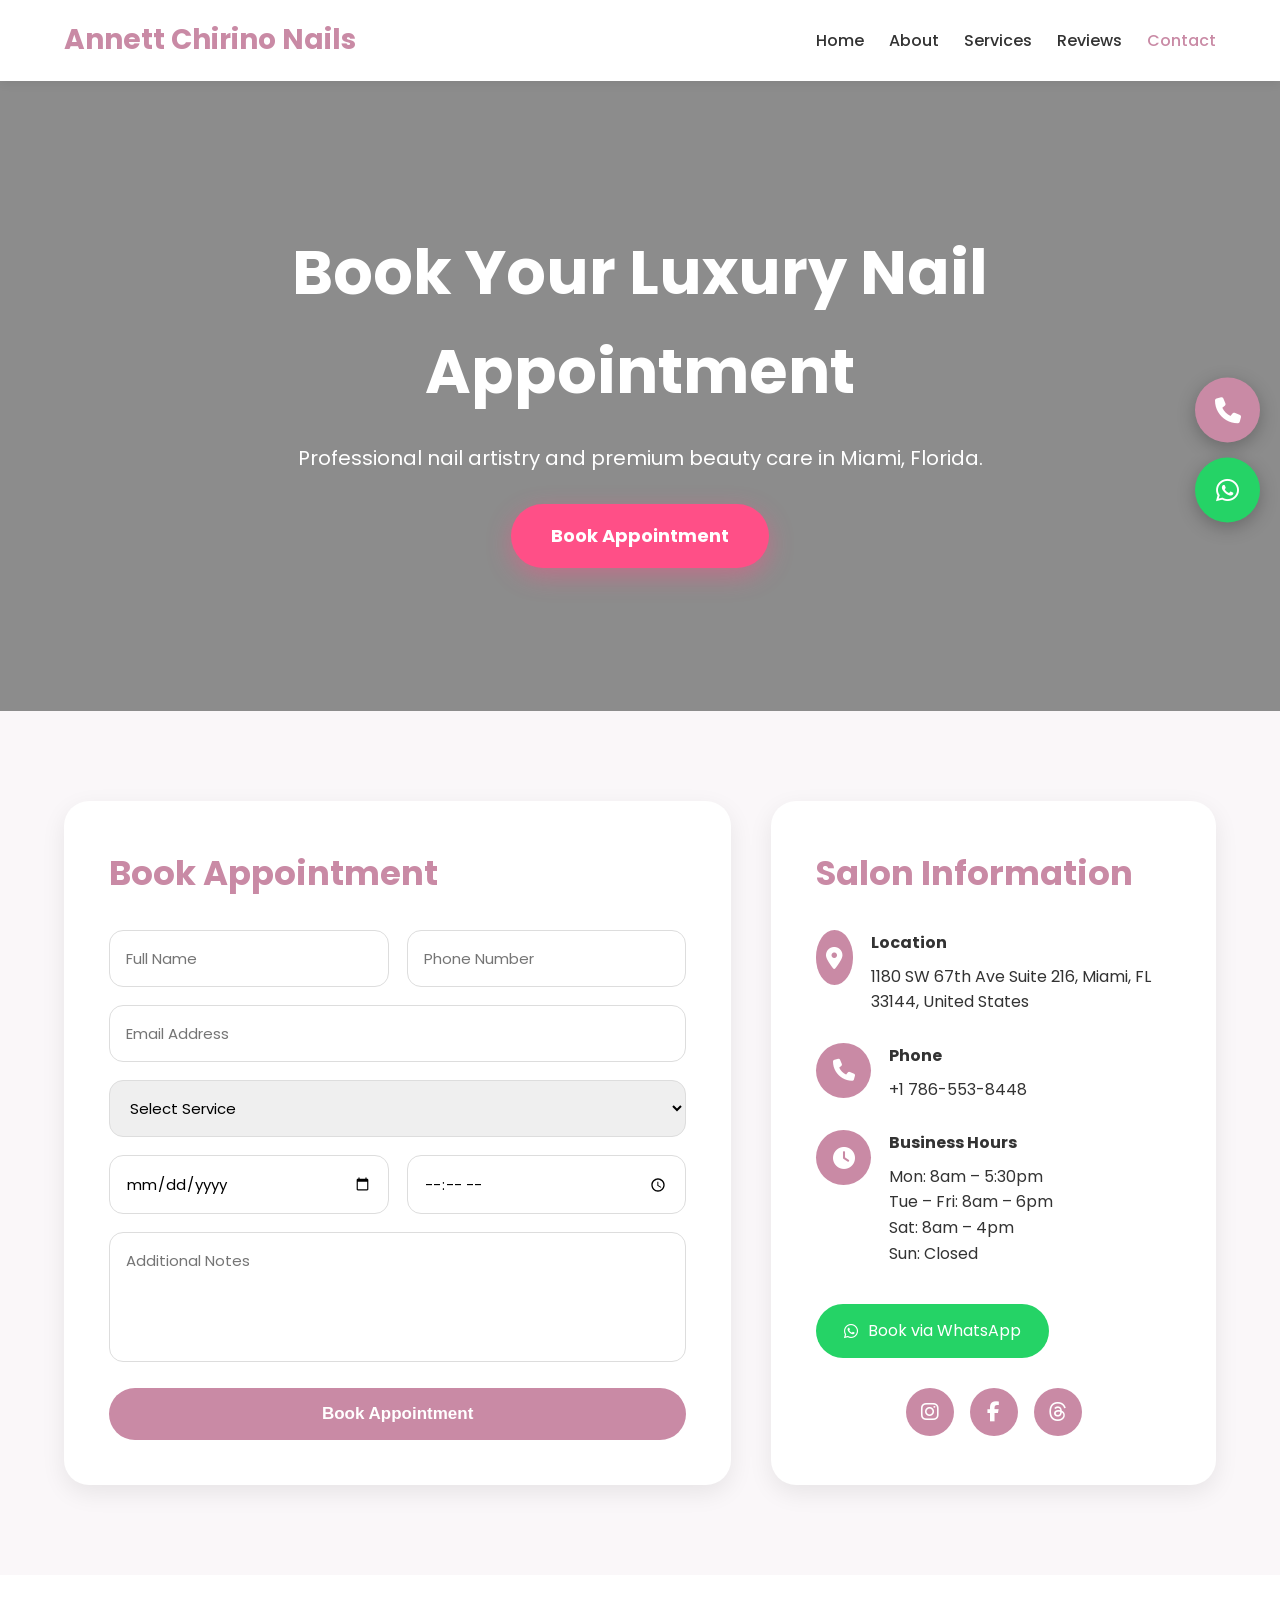
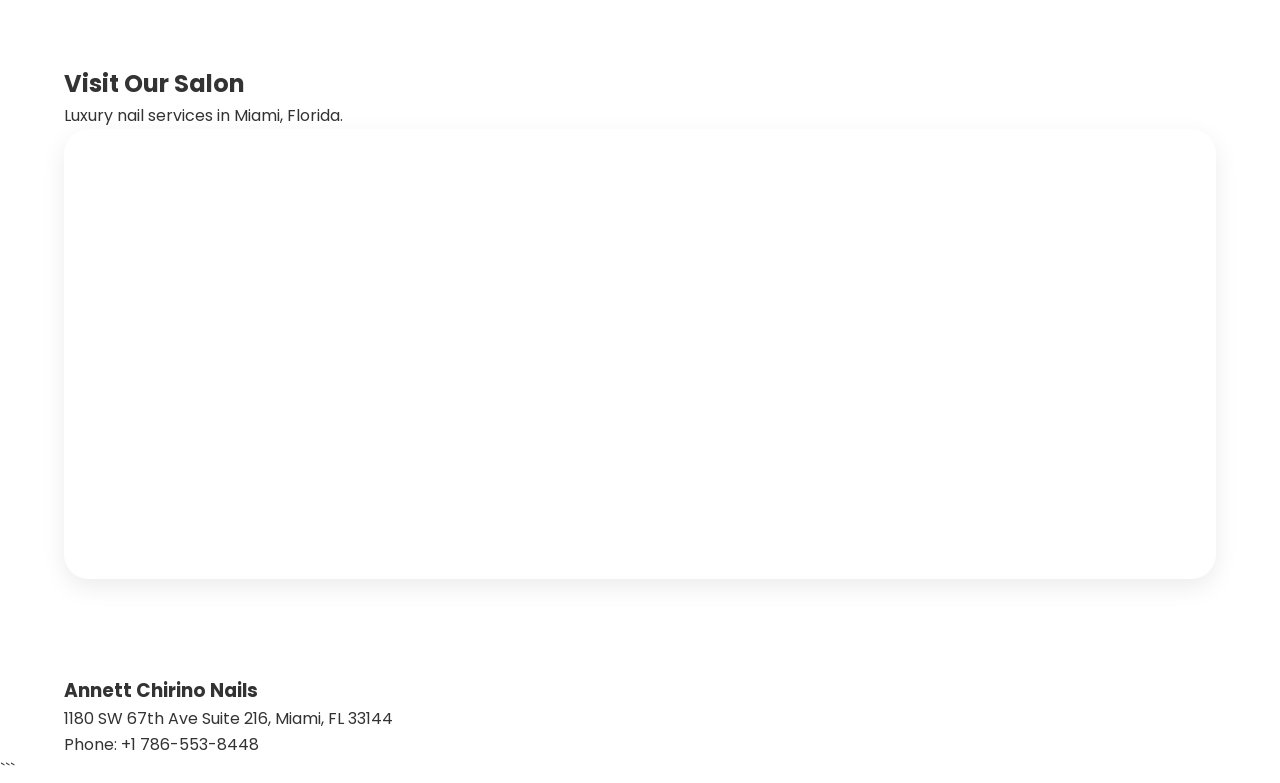
<file: contact.html>
<!DOCTYPE html>
<html lang="en">

<head>

<meta charset="UTF-8">
<meta name="viewport" content="width=device-width, initial-scale=1.0">

<title>Contact | Annett Chirino Nails</title>

<link rel="stylesheet" href="style.css">

<link rel="stylesheet"
href="https://cdnjs.cloudflare.com/ajax/libs/font-awesome/6.5.2/css/all.min.css">

<link rel="preconnect"
href="https://fonts.googleapis.com">

<link rel="preconnect"
href="https://fonts.gstatic.com"
crossorigin>

</head>

<body>

<!-- HEADER -->

<header>

<div class="container navbar">

<div class="logo">
Annett Chirino Nails
</div>

<nav>

<ul>

<li><a href="index.html">Home</a></li>

<li><a href="about.html">About</a></li>

<li><a href="services.html">Services</a></li>

<li><a href="reviews.html">Reviews</a></li>

<li><a class="active"
href="contact.html">
Contact
</a></li>

</ul>

</nav>

</div>

</header>



<!-- HERO SECTION -->

<section class="contact-hero">

<div class="contact-overlay">

<h1>
Book Your Luxury Nail Appointment
</h1>

<p>
Professional nail artistry and premium beauty care in Miami, Florida.
</p>

<a href="#booking-form"
class="highlight-btn">

Book Appointment

</a>

</div>

</section>



<!-- CONTACT SECTION -->

<section class="contact-section">

<div class="container contact-wrapper">



<!-- FORM -->

<div class="contact-form-box"
id="booking-form">

<h2>
Book Appointment
</h2>

<form action="#">

<div class="input-group">

<input type="text"
placeholder="Full Name"
required>

<input type="tel"
placeholder="Phone Number"
required>

</div>

<input type="email"
placeholder="Email Address"
required>

<select required>

<option value="">
Select Service
</option>

<option>
Gel Manicure
</option>

<option>
Acrylic Nails
</option>

<option>
Nail Art
</option>

<option>
Pedicure Spa
</option>

<option>
French Tips
</option>

<option>
Luxury Nail Care
</option>

</select>

<div class="input-group">

<input type="date" required>

<input type="time" required>

</div>

<textarea
placeholder="Additional Notes">
</textarea>

<button type="submit"
class="contact-submit">

Book Appointment

</button>

</form>

</div>



<!-- INFO -->

<div class="contact-info-box">

<h2>
Salon Information
</h2>

<div class="info-item">

<i class="fa-solid fa-location-dot"></i>

<div>

<h4>
Location
</h4>

<p>
1180 SW 67th Ave Suite 216,
Miami, FL 33144,
United States
</p>

</div>

</div>



<div class="info-item">

<i class="fa-solid fa-phone"></i>

<div>

<h4>
Phone
</h4>

<p>
+1 786-553-8448
</p>

</div>

</div>



<div class="info-item">

<i class="fa-solid fa-clock"></i>

<div>

<h4>
Business Hours
</h4>

<p>
Mon: 8am – 5:30pm<br>
Tue – Fri: 8am – 6pm<br>
Sat: 8am – 4pm<br>
Sun: Closed
</p>

</div>

</div>



<a class="whatsapp-book-btn"
target="_blank"
href="https://wa.me/17865538448">

<i class="fa-brands fa-whatsapp"></i>
Book via WhatsApp

</a>



<!-- SOCIAL ICONS -->

<div class="social-icons">

<a target="_blank"
href="https://www.instagram.com/annettchirino_nails?igsh=MXhjZHVtaXBhY3VucQ%3D%3D&utm_source=qr">

<i class="fa-brands fa-instagram"></i>

</a>

<a target="_blank"
href="https://www.facebook.com/annett.chirino.54/">

<i class="fa-brands fa-facebook-f"></i>

</a>

<a target="_blank"
href="https://www.threads.com/@annettchirino_nails">

<i class="fa-brands fa-threads"></i>

</a>

</div>

</div>

</div>

</section>



<!-- GOOGLE MAP -->

<section class="map-section">

<div class="container">

<div class="section-title">

<h2>
Visit Our Salon
</h2>

<p>
Luxury nail services in Miami, Florida.
</p>

</div>

<iframe
src="https://www.google.com/maps?q=1180+SW+67th+Ave+Suite+216,+Miami,+FL+33144&output=embed"
allowfullscreen=""
loading="lazy">

</iframe>

</div>

</section>



<!-- FOOTER -->

<footer>

<div class="container">

<h3>
Annett Chirino Nails
</h3>

<p>
1180 SW 67th Ave Suite 216,
Miami, FL 33144
</p>

<p>
Phone: +1 786-553-8448
</p>

</div>

</footer>



<!-- DESKTOP STICKY BUTTONS -->

<div class="float-buttons">

<a class="call-btn"
href="tel:+17865538448">

<i class="fa-solid fa-phone"></i>

</a>

<a class="whatsapp-btn"
target="_blank"
href="https://wa.me/17865538448">

<i class="fa-brands fa-whatsapp"></i>

</a>

</div>



<!-- MOBILE STICKY BAR -->

<div class="mobile-bottom-bar">

<a class="mobile-call"
href="tel:+17865538448">

<i class="fa-solid fa-phone"></i>
Call Now

</a>

<a class="mobile-whatsapp"
target="_blank"
href="https://wa.me/17865538448">

<i class="fa-brands fa-whatsapp"></i>
WhatsApp

</a>

</div>

<script src="script.js"></script>

</body>
</html>
```
</file>
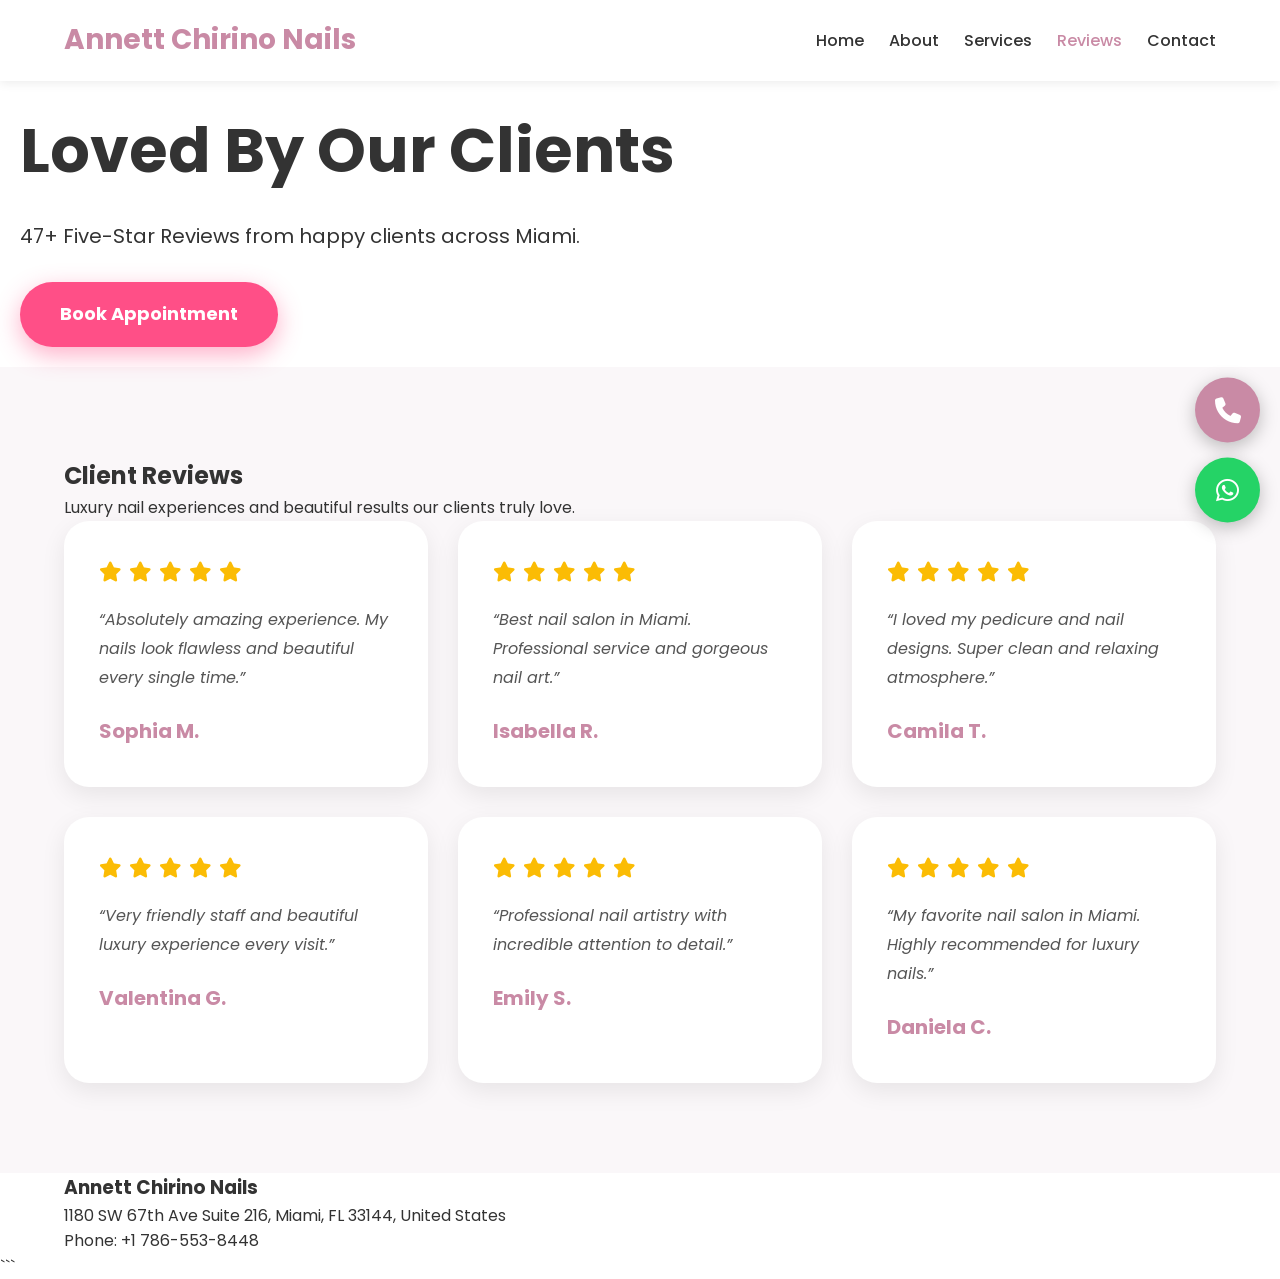
<file: reviews.html>
<!DOCTYPE html>
<html lang="en">

<head>

<meta charset="UTF-8">
<meta name="viewport" content="width=device-width, initial-scale=1.0">

<title>Reviews | Annett Chirino Nails</title>

<link rel="stylesheet" href="style.css">

<link rel="stylesheet"
href="https://cdnjs.cloudflare.com/ajax/libs/font-awesome/6.5.2/css/all.min.css">

</head>

<body>

<header>

<div class="container navbar">

<div class="logo">
Annett Chirino Nails
</div>

<nav>

<ul>

<li><a href="index.html">Home</a></li>

<li><a href="about.html">About</a></li>

<li><a href="services.html">Services</a></li>

<li><a class="active"
href="reviews.html">
Reviews
</a></li>

<li><a href="contact.html">Contact</a></li>

</ul>

</nav>

</div>

</header>



<!-- HERO -->

<section class="reviews-hero">

<div class="reviews-overlay">

<h1>
Loved By Our Clients
</h1>

<p>
47+ Five-Star Reviews from happy clients across Miami.
</p>

<a href="contact.html"
class="highlight-btn">

Book Appointment

</a>

</div>

</section>



<!-- REVIEWS -->

<section class="reviews-section">

<div class="container">

<div class="section-title">

<h2>
Client Reviews
</h2>

<p>
Luxury nail experiences and beautiful results our clients truly love.
</p>

</div>



<div class="reviews-grid">



<div class="review-card">

<div class="review-stars">

<i class="fa-solid fa-star"></i>
<i class="fa-solid fa-star"></i>
<i class="fa-solid fa-star"></i>
<i class="fa-solid fa-star"></i>
<i class="fa-solid fa-star"></i>

</div>

<p>
“Absolutely amazing experience. My nails look flawless and beautiful every single time.”
</p>

<h4>
Sophia M.
</h4>

</div>



<div class="review-card">

<div class="review-stars">

<i class="fa-solid fa-star"></i>
<i class="fa-solid fa-star"></i>
<i class="fa-solid fa-star"></i>
<i class="fa-solid fa-star"></i>
<i class="fa-solid fa-star"></i>

</div>

<p>
“Best nail salon in Miami. Professional service and gorgeous nail art.”
</p>

<h4>
Isabella R.
</h4>

</div>



<div class="review-card">

<div class="review-stars">

<i class="fa-solid fa-star"></i>
<i class="fa-solid fa-star"></i>
<i class="fa-solid fa-star"></i>
<i class="fa-solid fa-star"></i>
<i class="fa-solid fa-star"></i>

</div>

<p>
“I loved my pedicure and nail designs. Super clean and relaxing atmosphere.”
</p>

<h4>
Camila T.
</h4>

</div>



<div class="review-card">

<div class="review-stars">

<i class="fa-solid fa-star"></i>
<i class="fa-solid fa-star"></i>
<i class="fa-solid fa-star"></i>
<i class="fa-solid fa-star"></i>
<i class="fa-solid fa-star"></i>

</div>

<p>
“Very friendly staff and beautiful luxury experience every visit.”
</p>

<h4>
Valentina G.
</h4>

</div>



<div class="review-card">

<div class="review-stars">

<i class="fa-solid fa-star"></i>
<i class="fa-solid fa-star"></i>
<i class="fa-solid fa-star"></i>
<i class="fa-solid fa-star"></i>
<i class="fa-solid fa-star"></i>

</div>

<p>
“Professional nail artistry with incredible attention to detail.”
</p>

<h4>
Emily S.
</h4>

</div>



<div class="review-card">

<div class="review-stars">

<i class="fa-solid fa-star"></i>
<i class="fa-solid fa-star"></i>
<i class="fa-solid fa-star"></i>
<i class="fa-solid fa-star"></i>
<i class="fa-solid fa-star"></i>

</div>

<p>
“My favorite nail salon in Miami. Highly recommended for luxury nails.”
</p>

<h4>
Daniela C.
</h4>

</div>

</div>

</div>

</section>



<!-- FOOTER -->

<footer>

<div class="container">

<h3>
Annett Chirino Nails
</h3>

<p>
1180 SW 67th Ave Suite 216,
Miami, FL 33144,
United States
</p>

<p>
Phone: +1 786-553-8448
</p>

</div>

</footer>



<!-- DESKTOP STICKY BUTTONS -->

<div class="float-buttons">

<a class="call-btn"
href="tel:+17865538448">

<i class="fa-solid fa-phone"></i>

</a>

<a class="whatsapp-btn"
target="_blank"
href="https://wa.me/17865538448">

<i class="fa-brands fa-whatsapp"></i>

</a>

</div>



<!-- MOBILE STICKY BAR -->

<div class="mobile-bottom-bar">

<a class="mobile-call"
href="tel:+17865538448">

<i class="fa-solid fa-phone"></i>
Call Now

</a>

<a class="mobile-whatsapp"
target="_blank"
href="https://wa.me/17865538448">

<i class="fa-brands fa-whatsapp"></i>
WhatsApp

</a>

</div>

<script src="script.js"></script>

</body>
</html>
```
</file>
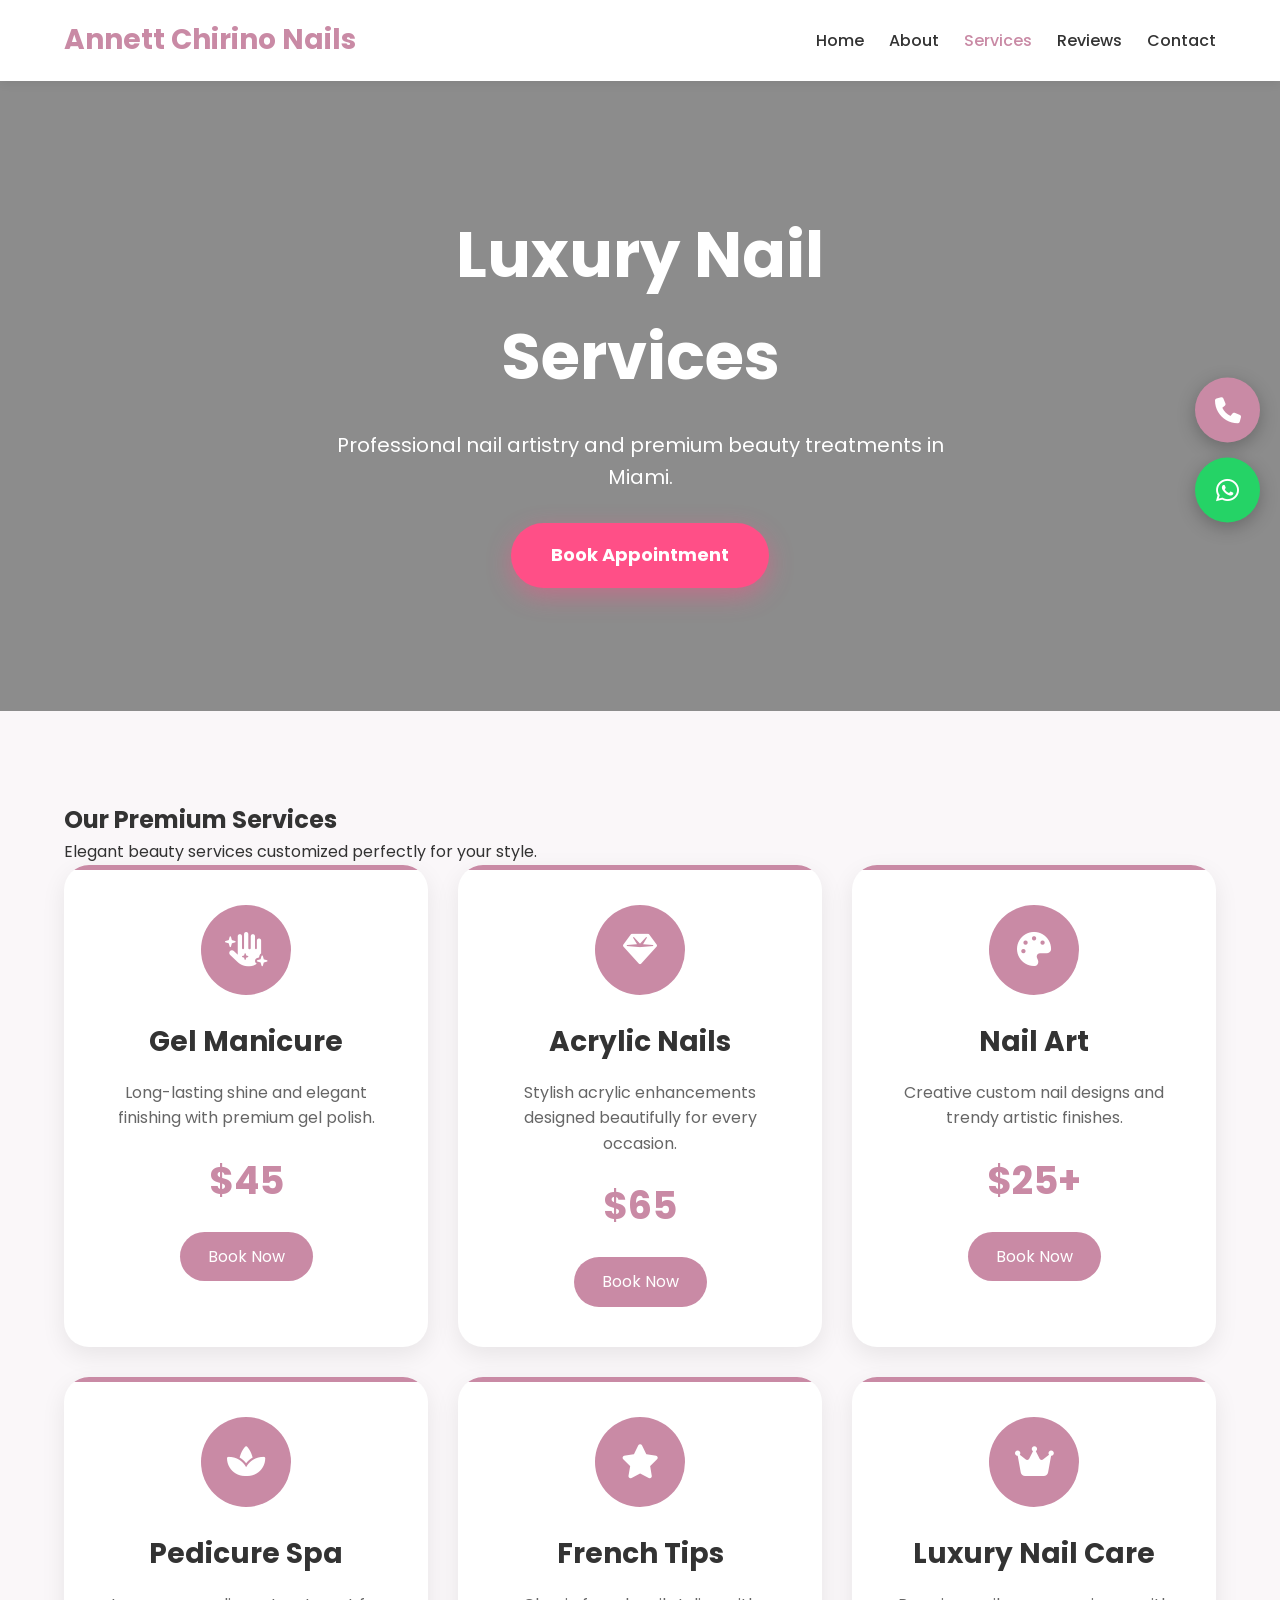
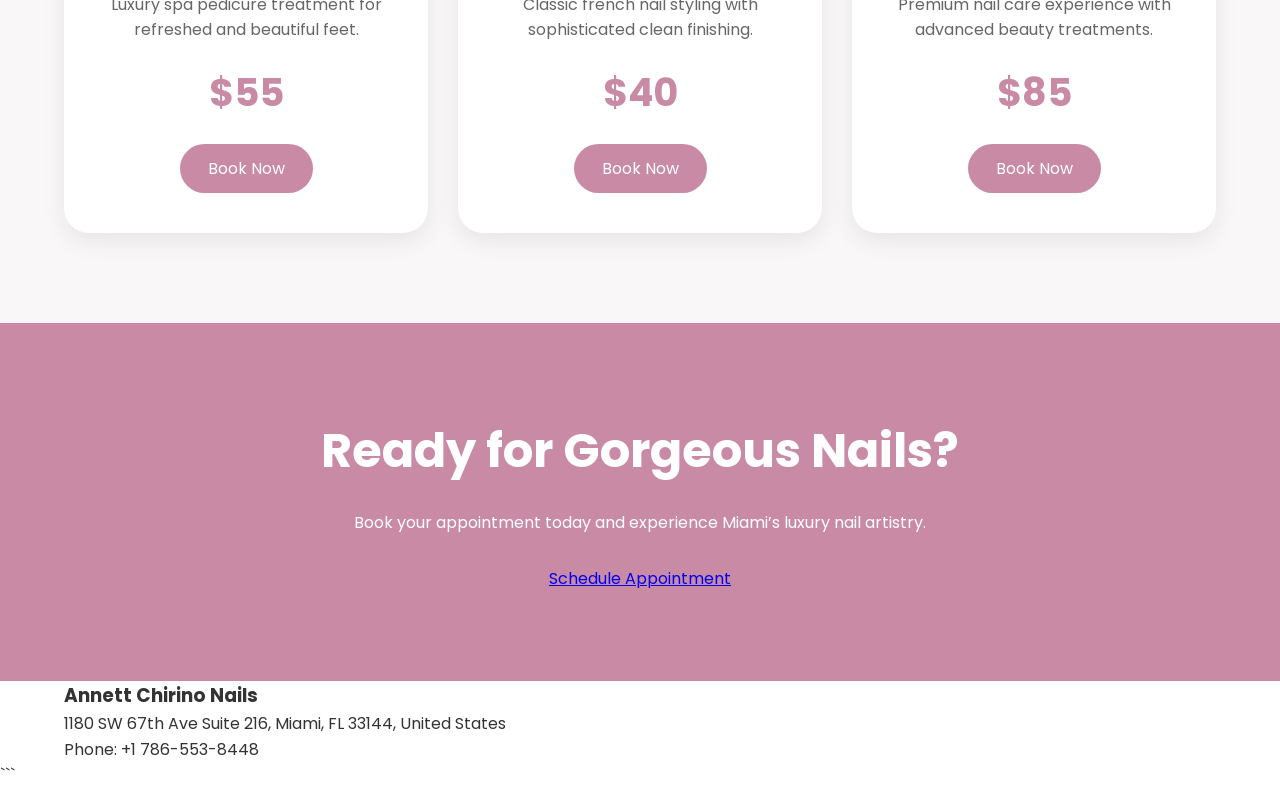
<file: services.html>
<!DOCTYPE html>
<html lang="en">

<head>

<meta charset="UTF-8">
<meta name="viewport" content="width=device-width, initial-scale=1.0">

<title>Services | Annett Chirino Nails</title>

<link rel="stylesheet" href="style.css">

<link rel="stylesheet"
href="https://cdnjs.cloudflare.com/ajax/libs/font-awesome/6.5.2/css/all.min.css">

<link rel="preconnect"
href="https://fonts.googleapis.com">

<link rel="preconnect"
href="https://fonts.gstatic.com"
crossorigin>

</head>

<body>

<header>

<div class="container navbar">

<div class="logo">
Annett Chirino Nails
</div>

<nav>

<ul>

<li><a href="index.html">Home</a></li>

<li><a href="about.html">About</a></li>

<li><a class="active"
href="services.html">
Services
</a></li>

<li><a href="reviews.html">Reviews</a></li>

<li><a href="contact.html">Contact</a></li>

</ul>

</nav>

</div>

</header>



<!-- HERO SECTION -->

<section class="services-hero">

<div class="services-overlay">

<h1>
Luxury Nail Services
</h1>

<p>
Professional nail artistry and premium beauty treatments in Miami.
</p>

<a href="contact.html" class="highlight-btn"> 
  Book Appointment 
</a>

</div>

</section>



<!-- SERVICES -->

<section class="services-section">

<div class="container">

<div class="section-title">

<h2>
Our Premium Services
</h2>

<p>
Elegant beauty services customized perfectly for your style.
</p>

</div>



<div class="services-grid">


<!-- SERVICE CARD -->

<div class="service-card">

<div class="service-icon">
<i class="fa-solid fa-hand-sparkles"></i>
</div>

<h3>Gel Manicure</h3>

<p>
Long-lasting shine and elegant finishing with premium gel polish.
</p>

<div class="service-price">
$45
</div>

<a href="contact.html"
class="service-btn">
Book Now
</a>

</div>



<div class="service-card">

<div class="service-icon">
<i class="fa-solid fa-gem"></i>
</div>

<h3>Acrylic Nails</h3>

<p>
Stylish acrylic enhancements designed beautifully for every occasion.
</p>

<div class="service-price">
$65
</div>

<a href="contact.html"
class="service-btn">
Book Now
</a>

</div>



<div class="service-card">

<div class="service-icon">
<i class="fa-solid fa-palette"></i>
</div>

<h3>Nail Art</h3>

<p>
Creative custom nail designs and trendy artistic finishes.
</p>

<div class="service-price">
$25+
</div>

<a href="contact.html"
class="service-btn">
Book Now
</a>

</div>



<div class="service-card">

<div class="service-icon">
<i class="fa-solid fa-spa"></i>
</div>

<h3>Pedicure Spa</h3>

<p>
Luxury spa pedicure treatment for refreshed and beautiful feet.
</p>

<div class="service-price">
$55
</div>

<a href="contact.html"
class="service-btn">
Book Now
</a>

</div>



<div class="service-card">

<div class="service-icon">
<i class="fa-solid fa-star"></i>
</div>

<h3>French Tips</h3>

<p>
Classic french nail styling with sophisticated clean finishing.
</p>

<div class="service-price">
$40
</div>

<a href="contact.html"
class="service-btn">
Book Now
</a>

</div>



<div class="service-card">

<div class="service-icon">
<i class="fa-solid fa-crown"></i>
</div>

<h3>Luxury Nail Care</h3>

<p>
Premium nail care experience with advanced beauty treatments.
</p>

<div class="service-price">
$85
</div>

<a href="contact.html"
class="service-btn">
Book Now
</a>

</div>

</div>

</div>

</section>



<!-- CTA -->

<section class="services-cta">

<div class="container">

<h2>
Ready for Gorgeous Nails?
</h2>

<p>
Book your appointment today and experience Miami’s luxury nail artistry.
</p>

<a href="contact.html"
class="btn">
Schedule Appointment
</a>

</div>

</section>



<footer>

<div class="container">

<h3>
Annett Chirino Nails
</h3>

<p>
1180 SW 67th Ave Suite 216,
Miami, FL 33144,
United States
</p>

<p>
Phone: +1 786-553-8448
</p>

</div>

</footer>



<!-- DESKTOP RIGHT STICKY BUTTONS -->

<div class="float-buttons">

<a class="call-btn"
href="tel:+17865538448">

<i class="fa-solid fa-phone"></i>

</a>

<a class="whatsapp-btn"
target="_blank"
href="https://wa.me/17865538448">

<i class="fa-brands fa-whatsapp"></i>

</a>

</div>



<!-- MOBILE STICKY BAR -->

<div class="mobile-bottom-bar">

<a class="mobile-call"
href="tel:+17865538448">

<i class="fa-solid fa-phone"></i>
Call Now

</a>

<a class="mobile-whatsapp"
target="_blank"
href="https://wa.me/17865538448">

<i class="fa-brands fa-whatsapp"></i>
WhatsApp

</a>

</div>

<script src="script.js"></script>

</body>
</html>
```
</file>
<file: style.css>
@import url('https://fonts.googleapis.com/css2?family=Poppins:wght@300;400;500;600;700&display=swap');

*{
    margin:0;
    padding:0;
    box-sizing:border-box;
}

body{
    font-family:'Poppins',sans-serif;
    color:#333;
    background:#fff;
    line-height:1.6;
}

img{
    width:100%;
    display:block;
}

.container{
    width:90%;
    max-width:1200px;
    margin:auto;
}

header{
    background:#fff;
    position:sticky;
    top:0;
    z-index:1000;
    box-shadow:0 2px 10px rgba(0,0,0,0.08);
}

.navbar{
    display:flex;
    justify-content:space-between;
    align-items:center;
    padding:18px 0;
}

.logo{
    font-size:28px;
    font-weight:700;
    color:#c98aa5;
}

nav ul{
    display:flex;
    list-style:none;
    gap:25px;
}

nav a{
    text-decoration:none;
    color:#333;
    font-weight:500;
    transition:0.3s;
}

nav a:hover,
nav a.active{
    color:#c98aa5;
}

.hero{
    height:90vh;
    background:linear-gradient(rgba(0,0,0,0.45),rgba(0,0,0,0.45)), url('https://images.unsplash.com/photo-1604654894610-df63bc536371?q=80&w=1600&auto=format&fit=crop') center/cover no-repeat;
    display:flex;
}
# Sticky Mobile Bottom Bar Code

Add this CSS at the bottom of your `style.css` file:

```css
# Updated Sticky Call & WhatsApp Buttons

Replace your previous sticky button CSS with this updated version in `style.css`:

```css id="d7k3ms"
/* ====================================
STICKY CALL & WHATSAPP BUTTONS
==================================== */

/* DESKTOP FLOATING BUTTONS */

.float-buttons{
    position:fixed;
    right:20px;
    bottom:25px;
    display:flex;
    flex-direction:column;
    gap:15px;
    z-index:99999;
}

.float-buttons a{
    width:60px;
    height:60px;
    border-radius:50px;
    display:flex;
    align-items:center;
    justify-content:center;
    color:#fff;
    text-decoration:none;
    font-size:24px;
    box-shadow:0 4px 12px rgba(0,0,0,0.25);
    transition:0.3s;
}

.float-buttons a:hover{
    transform:translateY(-4px);
}

.call-btn{
    background:#c98aa5;
}

.whatsapp-btn{
    background:#25d366;
}


/* MOBILE & TABLET STICKY BAR */

.mobile-bottom-bar{
    position:fixed;
    bottom:0;
    left:0;
    width:100%;
    background:#fff;
    display:none;
    grid-template-columns:1fr 1fr;
    z-index:99999;
    box-shadow:0 -2px 12px rgba(0,0,0,0.15);
}

.mobile-bottom-bar a{
    padding:16px 10px;
    text-align:center;
    text-decoration:none;
    color:#fff;
    font-size:16px;
    font-weight:600;
    display:flex;
    align-items:center;
    justify-content:center;
    gap:10px;
}

.mobile-call{
    background:#c98aa5;
}

.mobile-whatsapp{
    background:#25d366;
}


/* TABLET & MOBILE VIEW */

@media(max-width:991px){

    /* show sticky bottom bar */

    .mobile-bottom-bar{
        display:grid;
    }

    /* hide desktop floating buttons */

    .float-buttons{
        display:none;
    }

    /* prevent content overlap */

    body{
        padding-bottom:75px;
    }
}

/* DESKTOP STICKY RIGHT SIDE BUTTONS */

.float-buttons{
    position:fixed;
    right:20px;
    left:auto;
    top:50%;
    transform:translateY(-50%);
    display:flex;
    flex-direction:column;
    gap:15px;
    z-index:99999;
}

.float-buttons a{
    width:65px;
    height:65px;
    border-radius:50%;
    display:flex;
    align-items:center;
    justify-content:center;
    text-decoration:none;
    color:#fff;
    font-size:26px;
    box-shadow:0 5px 18px rgba(0,0,0,0.25);
    transition:0.3s ease;
}

.call-btn{
    background:#c98aa5;
}

.whatsapp-btn{
    background:#25d366;
}


/* HIDE DESKTOP FLOATING BUTTONS ON MOBILE & TABLET */

@media(max-width:991px){

    .float-buttons{
        display:none !important;
    }

    .mobile-bottom-bar{
        display:grid;
    }

    body{
        padding-bottom:75px;
    }
}
/* ====================================
MOBILE & TABLET RESPONSIVE DESIGN
==================================== */

@media(max-width:991px){

    /* NAVBAR */

    .navbar{
        flex-direction:column;
        gap:15px;
        padding:15px 0;
        text-align:center;
    }

    nav ul{
        flex-wrap:wrap;
        justify-content:center;
        gap:15px;
    }

    nav ul li a{
        font-size:15px;
    }

    /* HERO SECTION */

    .hero{
        height:auto;
        padding:120px 20px 80px;
    }

    .hero-content h1{
        font-size:38px;
        line-height:1.2;
    }

    .hero-content p{
        font-size:16px;
        padding:0 10px;
    }

    /* PAGE BANNER */

    .page-banner{
        height:35vh;
        padding:40px 20px;
    }

    .page-banner h1{
        font-size:38px;
    }

    /* SECTIONS */

    section{
        padding:60px 0;
    }

    .section-title h2{
        font-size:32px;
    }

    /* GRID LAYOUTS */

    .about-grid,
    .contact-grid{
        grid-template-columns:1fr;
        gap:35px;
    }

    .cards,
    .services-list{
        grid-template-columns:1fr;
    }

    /* IMAGES */

    img{
        max-width:100%;
        height:auto;
    }

    /* CONTACT FORM */

    .contact-form{
        padding:25px;
    }

    .contact-form h3{
        font-size:26px;
    }

    .contact-form input,
    .contact-form select,
    .contact-form textarea{
        font-size:15px;
    }

    /* MAP */

    iframe{
        height:300px;
    }

    /* FOOTER */

    footer{
        text-align:center;
        padding:35px 20px;
    }

    .social-links{
        display:flex;
        flex-wrap:wrap;
        justify-content:center;
        gap:12px;
    }

    /* HIDE DESKTOP FLOATING BUTTONS */

    .float-buttons{
        display:none !important;
    }

    /* MOBILE STICKY BAR */

    .mobile-bottom-bar{
        display:grid;
    }

    body{
        padding-bottom:75px;
    }
}


/* ====================================
SMALL MOBILE DEVICES
==================================== */

@media(max-width:576px){

    .hero-content h1{
        font-size:30px;
    }

    .hero-content p{
        font-size:15px;
    }

    .section-title h2{
        font-size:28px;
    }

    .btn{
        padding:12px 24px;
        font-size:14px;
    }

    .logo{
        font-size:24px;
    }

    nav ul{
        gap:10px;
    }

    nav ul li a{
        font-size:14px;
    }

    .mobile-bottom-bar a{
        font-size:15px;
        padding:15px 8px;
    }
}

/* ====================================
MODERN SERVICES PAGE
==================================== */

.services-hero{
    height:70vh;
    background:
    linear-gradient(rgba(0,0,0,0.45),rgba(0,0,0,0.45)),
    url('https://images.unsplash.com/photo-1604654894610-df63bc536371?q=80&w=1600&auto=format&fit=crop')
    center/cover no-repeat;

    display:flex;
    align-items:center;
    justify-content:center;
    text-align:center;
    color:#fff;
}

.services-overlay{
    max-width:700px;
    padding:20px;
    animation:fadeUp 1s ease;
}

.services-overlay h1{
    font-size:64px;
    margin-bottom:20px;
}

.services-overlay p{
    font-size:20px;
    margin-bottom:30px;
}

.services-section{
    background:#faf7f9;
    padding:90px 0;
}

.services-grid{
    display:grid;
    grid-template-columns:repeat(auto-fit,minmax(280px,1fr));
    gap:30px;
}

.service-card{
    background:#fff;
    padding:40px 30px;
    border-radius:25px;
    text-align:center;
    box-shadow:0 8px 25px rgba(0,0,0,0.08);
    transition:0.4s ease;
    position:relative;
    overflow:hidden;
}

.service-card:hover{
    transform:translateY(-12px);
}

.service-card::before{
    content:'';
    position:absolute;
    top:0;
    left:0;
    width:100%;
    height:5px;
    background:#c98aa5;
}

.service-icon{
    width:90px;
    height:90px;
    margin:auto;
    border-radius:50%;
    background:#c98aa5;
    color:#fff;
    display:flex;
    align-items:center;
    justify-content:center;
    font-size:34px;
    margin-bottom:25px;
}

.service-card h3{
    font-size:28px;
    margin-bottom:15px;
}

.service-card p{
    color:#666;
    margin-bottom:20px;
}

.service-price{
    font-size:38px;
    color:#c98aa5;
    font-weight:700;
    margin-bottom:20px;
}

.service-btn{
    display:inline-block;
    padding:12px 28px;
    border-radius:50px;
    background:#c98aa5;
    color:#fff;
    text-decoration:none;
    transition:0.3s;
}

.service-btn:hover{
    background:#b67190;
}

.services-cta{
    background:#c98aa5;
    color:#fff;
    text-align:center;
    padding:90px 20px;
}

.services-cta h2{
    font-size:48px;
    margin-bottom:20px;
}

.services-cta p{
    max-width:700px;
    margin:auto;
    margin-bottom:30px;
}

@keyframes fadeUp{
    from{
        opacity:0;
        transform:translateY(40px);
    }

    to{
        opacity:1;
        transform:translateY(0);
    }
}


/* MOBILE */

@media(max-width:768px){

    .services-overlay h1{
        font-size:40px;
    }

    .services-overlay p{
        font-size:16px;
    }

    .services-cta h2{
        font-size:34px;
    }

    .service-card{
        padding:30px 20px;
    }
}

/* ====================================
HIGHLIGHTED BOOK APPOINTMENT BUTTON
==================================== */

.highlight-btn{
    display:inline-block;
    padding:18px 40px;
    background:#ff4f87;
    color:#fff;
    text-decoration:none;
    font-size:18px;
    font-weight:700;
    border-radius:60px;
    box-shadow:0 8px 25px rgba(255,79,135,0.45);
    animation:pulseGlow 1.8s infinite;
    transition:0.3s ease;
}

.highlight-btn:hover{
    transform:translateY(-4px) scale(1.04);
    background:#e63f74;
}

@keyframes pulseGlow{

    0%{
        transform:scale(1);
        box-shadow:0 0 0 0 rgba(255,79,135,0.55);
    }

    70%{
        transform:scale(1.05);
        box-shadow:0 0 0 18px rgba(255,79,135,0);
    }

    100%{
        transform:scale(1);
        box-shadow:0 0 0 0 rgba(255,79,135,0);
    }
}
/* ====================================
DESKTOP RIGHT STICKY BUTTONS
==================================== */

.float-buttons{
    position:fixed;
    right:20px;
    left:auto;
    top:50%;
    transform:translateY(-50%);
    display:flex;
    flex-direction:column;
    gap:15px;
    z-index:99999;
}

.float-buttons a{
    width:65px;
    height:65px;
    border-radius:50%;
    display:flex;
    align-items:center;
    justify-content:center;
    text-decoration:none;
    color:#fff;
    font-size:26px;
    box-shadow:0 5px 18px rgba(0,0,0,0.25);
}

.call-btn{
    background:#c98aa5;
}

.whatsapp-btn{
    background:#25d366;
}



/* ====================================
MOBILE STICKY BOTTOM BAR
==================================== */

.mobile-bottom-bar{
    position:fixed;
    bottom:0;
    left:0;
    width:100%;
    background:#fff;
    display:none;
    grid-template-columns:1fr 1fr;
    z-index:99999;
    box-shadow:0 -2px 12px rgba(0,0,0,0.15);
}

.mobile-bottom-bar a{
    padding:16px 10px;
    text-align:center;
    text-decoration:none;
    color:#fff;
    font-size:16px;
    font-weight:600;
    display:flex;
    align-items:center;
    justify-content:center;
    gap:10px;
}

.mobile-call{
    background:#c98aa5;
}

.mobile-whatsapp{
    background:#25d366;
}



/* ====================================
MOBILE & TABLET
==================================== */

@media(max-width:991px){

    /* HIDE DESKTOP BUTTONS */

    .float-buttons{
        display:none !important;
    }

    /* SHOW MOBILE BAR */

    .mobile-bottom-bar{
        display:grid;
    }

    body{
        padding-bottom:75px;
    }
}

/* ====================================
MODERN CONTACT PAGE
==================================== */

.contact-hero{
    height:70vh;
    background:
    linear-gradient(rgba(0,0,0,0.45),rgba(0,0,0,0.45)),
    url('https://images.unsplash.com/photo-1522337660859-02fbefca4702?q=80&w=1600&auto=format&fit=crop')
    center/cover no-repeat;

    display:flex;
    align-items:center;
    justify-content:center;
    text-align:center;
    color:#fff;
}

.contact-overlay{
    max-width:750px;
    padding:20px;
    animation:fadeUp 1s ease;
}

.contact-overlay h1{
    font-size:62px;
    margin-bottom:20px;
}

.contact-overlay p{
    font-size:20px;
    margin-bottom:30px;
}

.contact-section{
    padding:90px 0;
    background:#faf7f9;
}

.contact-wrapper{
    display:grid;
    grid-template-columns:1.2fr 0.8fr;
    gap:40px;
}

.contact-form-box,
.contact-info-box{
    background:#fff;
    padding:45px;
    border-radius:25px;
    box-shadow:0 8px 25px rgba(0,0,0,0.08);
}

.contact-form-box h2,
.contact-info-box h2{
    margin-bottom:30px;
    color:#c98aa5;
    font-size:34px;
}

.input-group{
    display:grid;
    grid-template-columns:1fr 1fr;
    gap:18px;
}

.contact-form-box input,
.contact-form-box select,
.contact-form-box textarea{
    width:100%;
    padding:16px;
    margin-bottom:18px;
    border:1px solid #ddd;
    border-radius:14px;
    font-size:15px;
    font-family:inherit;
}

.contact-form-box textarea{
    height:130px;
    resize:none;
}

.contact-submit{
    width:100%;
    border:none;
    padding:16px;
    border-radius:50px;
    background:#c98aa5;
    color:#fff;
    font-size:17px;
    font-weight:600;
    cursor:pointer;
    transition:0.3s;
}

.contact-submit:hover{
    background:#b67190;
}

.info-item{
    display:flex;
    gap:18px;
    margin-bottom:28px;
}

.info-item i{
    width:55px;
    height:55px;
    border-radius:50%;
    background:#c98aa5;
    color:#fff;
    display:flex;
    align-items:center;
    justify-content:center;
    font-size:22px;
}

.info-item h4{
    margin-bottom:8px;
}

.whatsapp-book-btn{
    display:inline-flex;
    align-items:center;
    gap:10px;
    padding:14px 28px;
    border-radius:50px;
    background:#25d366;
    color:#fff;
    text-decoration:none;
    margin-top:10px;
    transition:0.3s;
}

.whatsapp-book-btn:hover{
    transform:translateY(-3px);
}

.map-section{
    padding:90px 0;
}

.map-section iframe{
    width:100%;
    height:450px;
    border:0;
    border-radius:25px;
    box-shadow:0 8px 25px rgba(0,0,0,0.08);
}

.social-icons{
    margin-top:30px;
    display:flex;
    gap:16px;
}

.social-icons a{
    width:48px;
    height:48px;
    border-radius:50%;
    background:#c98aa5;
    color:#fff;
    display:flex;
    align-items:center;
    justify-content:center;
    text-decoration:none;
    font-size:20px;
    transition:0.3s ease;
}

.social-icons a:hover{
    transform:translateY(-4px);
    background:#b67190;
}


/* MOBILE */

@media(max-width:991px){

    .contact-wrapper{
        grid-template-columns:1fr;
    }

    .contact-overlay h1{
        font-size:42px;
    }

    .input-group{
        grid-template-columns:1fr;
    }

    .contact-form-box,
    .contact-info-box{
        padding:30px 25px;
    }
}


@media(max-width:576px){

    .contact-overlay h1{
        font-size:34px;
    }

    .contact-overlay p{
        font-size:16px;
    }

    .contact-form-box h2,
    .contact-info-box h2{
        font-size:28px;
    }
}
# Add This CSS at the END of style.css

/* ====================================
MODERN ABOUT PAGE
==================================== */

.about-hero{
    height:70vh;
    background:
    linear-gradient(rgba(0,0,0,0.45),rgba(0,0,0,0.45)),
    url('https://images.unsplash.com/photo-1487412947147-5cebf100ffc2?q=80&w=1600&auto=format&fit=crop')
    center/cover no-repeat;

    display:flex;
    align-items:center;
    justify-content:center;
    text-align:center;
    color:#fff;
}

.about-overlay{
    max-width:750px;
    padding:20px;
    animation:fadeUp 1s ease;
}

.about-overlay h1{
    font-size:62px;
    margin-bottom:20px;
}

.about-overlay p{
    font-size:20px;
    margin-bottom:30px;
}

.about-section{
    padding:90px 0;
    background:#faf7f9;
}

.about-wrapper{
    display:grid;
    grid-template-columns:1fr 1fr;
    gap:50px;
    align-items:center;
}

.about-image img{
    width:100%;
    border-radius:25px;
    box-shadow:0 8px 25px rgba(0,0,0,0.08);
    transition:0.4s ease;
}

.about-image img:hover{
    transform:scale(1.03);
}

.about-content h2{
    font-size:42px;
    color:#c98aa5;
    margin-bottom:25px;
}

.about-content p{
    color:#555;
    line-height:1.8;
    margin-bottom:20px;
}

.why-section{
    padding:90px 0;
}

.why-grid{
    display:grid;
    grid-template-columns:repeat(auto-fit,minmax(280px,1fr));
    gap:30px;
}

.why-card{
    background:#fff;
    padding:40px 30px;
    border-radius:25px;
    text-align:center;
    box-shadow:0 8px 25px rgba(0,0,0,0.08);
    transition:0.4s ease;
}

.why-card:hover{
    transform:translateY(-10px);
}

.why-icon{
    width:90px;
    height:90px;
    margin:auto;
    margin-bottom:25px;
    border-radius:50%;
    background:#c98aa5;
    color:#fff;
    display:flex;
    align-items:center;
    justify-content:center;
    font-size:34px;
}

.why-card h3{
    font-size:28px;
    margin-bottom:15px;
}

.why-card p{
    color:#666;
    line-height:1.7;
}

.social-icons{
    margin-top:30px;
    display:flex;
    justify-content:center;
    gap:16px;
}

.social-icons a{
    width:48px;
    height:48px;
    border-radius:50%;
    background:#c98aa5;
    color:#fff;
    display:flex;
    align-items:center;
    justify-content:center;
    text-decoration:none;
    font-size:20px;
    transition:0.3s ease;
}

.social-icons a:hover{
    transform:translateY(-4px);
    background:#b67190;
}


/* ====================================
MOBILE FRIENDLY
==================================== */

@media(max-width:991px){

    .about-wrapper{
        grid-template-columns:1fr;
    }

    .about-overlay h1{
        font-size:42px;
    }

    .about-content{
        text-align:center;
    }

    .about-content h2{
        font-size:34px;
    }

    .about-section{
        padding:70px 0;
    }

    .why-section{
        padding:70px 0;
    }
}


@media(max-width:576px){

    .about-overlay h1{
        font-size:34px;
    }

    .about-overlay p{
        font-size:16px;
    }

    .about-content h2{
        font-size:30px;
    }

    .why-card{
        padding:30px 20px;
    }
}
# Add This CSS at the END of style.css


/* ====================================
MODERN REVIEWS PAGE
==================================== */

.reviews-hero{
    height:70vh;
    background:
    linear-gradient(rgba(0,0,0,0.45),rgba(0,0,0,0.45)),
    url('https://images.unsplash.com/photo-1604654894610-df63bc536371?q=80&w=1600&auto=format&fit=crop')
    center/cover no-repeat;

    display:flex;
    align-items:center;
    justify-content:center;
    text-align:center;
    color:#fff;
}

.reviews-overlay{
    max-width:750px;
    padding:20px;
    animation:fadeUp 1s ease;
}

.reviews-overlay h1{
    font-size:62px;
    margin-bottom:20px;
}

.reviews-overlay p{
    font-size:20px;
    margin-bottom:30px;
}

.reviews-section{
    padding:90px 0;
    background:#faf7f9;
}

.reviews-grid{
    display:grid;
    grid-template-columns:repeat(auto-fit,minmax(320px,1fr));
    gap:30px;
}

.review-card{
    background:#fff;
    padding:40px 35px;
    border-radius:25px;
    box-shadow:0 8px 25px rgba(0,0,0,0.08);
    transition:0.4s ease;
}

.review-card:hover{
    transform:translateY(-10px);
}

.review-stars{
    margin-bottom:20px;
}

.review-stars i{
    color:#fbbc04;
    font-size:20px;
    margin-right:3px;
}

.review-card p{
    color:#555;
    line-height:1.8;
    margin-bottom:25px;
    font-style:italic;
}

.review-card h4{
    color:#c98aa5;
    font-size:20px;
}

.review-cta{
    background:#c98aa5;
    color:#fff;
    text-align:center;
    padding:90px 20px;
}

.review-cta h2{
    font-size:48px;
    margin-bottom:20px;
}

.review-cta p{
    margin-bottom:30px;
    font-size:18px;
}


/* ====================================
MOBILE FRIENDLY
==================================== */

@media(max-width:991px){

    .reviews-overlay h1{
        font-size:42px;
    }

    .reviews-section{
        padding:70px 0;
    }
}

@media(max-width:576px){

    .reviews-overlay h1{
        font-size:34px;
    }

    .reviews-overlay p{
        font-size:16px;
    }

    .review-card{
        padding:30px 25px;
    }

    .review-cta h2{
        font-size:34px;
    }
}
```css id="reviewcardsstyle"
/* ====================================
REVIEW CARDS
==================================== */

.reviews-grid{
    display:grid;
    grid-template-columns:repeat(auto-fit,minmax(320px,1fr));
    gap:30px;
}

.review-card{
    background:#fff;
    padding:40px 35px;
    border-radius:25px;
    box-shadow:0 8px 25px rgba(0,0,0,0.08);
    transition:0.4s ease;
    text-align:left;
}

.review-card:hover{
    transform:translateY(-10px);
}

.review-stars{
    margin-bottom:20px;
}

/* GOOGLE STYLE YELLOW STARS */

.review-stars i{
    color:#fbbc04;
    font-size:20px;
    margin-right:3px;
}

.review-card p{
    color:#555;
    line-height:1.8;
    margin-bottom:22px;
    font-style:italic;
}

.review-card h4{
    color:#c98aa5;
    font-size:20px;
}



/* ====================================
KEEP STICKY BUTTONS
==================================== */

/* DESKTOP */

.float-buttons{
    position:fixed;
    right:20px;
    top:50%;
    transform:translateY(-50%);
    display:flex;
    flex-direction:column;
    gap:15px;
    z-index:99999;
}

/* MOBILE */

@media(max-width:991px){

    .float-buttons{
        display:none !important;
    }

    .mobile-bottom-bar{
        display:grid;
    }

    body{
        padding-bottom:75px;
    }
}
------------------------
```css id="fixedreviewscsscode"
/* ====================================
REVIEWS PAGE
==================================== */

.reviews-hero{
    height:70vh;
    background:
    linear-gradient(rgba(0,0,0,0.45),rgba(0,0,0,0.45)),
    url('https://images.unsplash.com/photo-1604654894610-df63bc536371?q=80&w=1600&auto=format&fit=crop')
    center/cover no-repeat;

    display:flex;
    align-items:center;
    justify-content:center;
    text-align:center;
    color:#fff;
}

.reviews-overlay{
    max-width:750px;
    padding:20px;
    animation:fadeUp 1s ease;
}

.reviews-overlay h1{
    font-size:62px;
    margin-bottom:20px;
}

.reviews-overlay p{
    font-size:20px;
    margin-bottom:30px;
}

.reviews-section{
    padding:90px 0;
    background:#faf7f9;
}

.reviews-grid{
    display:grid;
    grid-template-columns:repeat(auto-fit,minmax(320px,1fr));
    gap:30px;
}

.review-card{
    background:#fff;
    padding:40px 35px;
    border-radius:25px;
    box-shadow:0 8px 25px rgba(0,0,0,0.08);
    transition:0.4s ease;
}

.review-card:hover{
    transform:translateY(-10px);
}

.review-stars{
    margin-bottom:20px;
}

.review-stars i{
    color:#fbbc04;
    font-size:20px;
    margin-right:3px;
}

.review-card p{
    color:#555;
    line-height:1.8;
    margin-bottom:22px;
    font-style:italic;
}

.review-card h4{
    color:#c98aa5;
    font-size:20px;
}



/* MOBILE */

@media(max-width:991px){

    .reviews-overlay h1{
        font-size:42px;
    }
}

@media(max-width:576px){

    .reviews-overlay h1{
        font-size:34px;
    }

    .reviews-overlay p{
        font-size:16px;
    }

    .review-card{
        padding:30px 25px;
    }
}
# Add This CSS at the END of style.css


/* ====================================
MODERN HOME PAGE
==================================== */

.hero{
    height:100vh;
    background:
    linear-gradient(rgba(0,0,0,0.45),rgba(0,0,0,0.45)),
    url('https://images.unsplash.com/photo-1604654894610-df63bc536371?q=80&w=1600&auto=format&fit=crop')
    center/cover no-repeat;

    display:flex;
    align-items:center;
    justify-content:center;
    text-align:center;
    color:#fff;
}

.hero-overlay{
    max-width:800px;
    padding:20px;
    animation:fadeUp 1s ease;
}

.hero-overlay h1{
    font-size:72px;
    margin-bottom:25px;
}

.hero-overlay p{
    font-size:22px;
    line-height:1.7;
    margin-bottom:35px;
}

.hero-buttons{
    display:flex;
    justify-content:center;
    gap:20px;
    flex-wrap:wrap;
}

.features-section{
    padding:90px 0;
    background:#faf7f9;
}

.features-grid{
    display:grid;
    grid-template-columns:repeat(auto-fit,minmax(280px,1fr));
    gap:30px;
}

.feature-card{
    background:#fff;
    padding:40px 30px;
    border-radius:25px;
    text-align:center;
    box-shadow:0 8px 25px rgba(0,0,0,0.08);
    transition:0.4s ease;
}

.feature-card:hover{
    transform:translateY(-10px);
}

.feature-icon{
    width:90px;
    height:90px;
    margin:auto;
    margin-bottom:25px;
    border-radius:50%;
    background:#c98aa5;
    color:#fff;
    display:flex;
    align-items:center;
    justify-content:center;
    font-size:34px;
}

.home-about{
    padding:90px 0;
}

.home-about-wrapper{
    display:grid;
    grid-template-columns:1fr 1fr;
    gap:50px;
    align-items:center;
}

.home-about-image img{
    width:100%;
    border-radius:25px;
    box-shadow:0 8px 25px rgba(0,0,0,0.08);
}

.home-about-content h2{
    font-size:48px;
    color:#c98aa5;
    margin-bottom:25px;
}

.home-about-content p{
    line-height:1.8;
    color:#555;
    margin-bottom:20px;
}

.services-preview{
    padding:90px 0;
    background:#faf7f9;
}

.services-preview-grid{
    display:grid;
    grid-template-columns:repeat(auto-fit,minmax(320px,1fr));
    gap:30px;
}

.service-preview-card{
    background:#fff;
    border-radius:25px;
    overflow:hidden;
    box-shadow:0 8px 25px rgba(0,0,0,0.08);
    transition:0.4s ease;
}

.service-preview-card:hover{
    transform:translateY(-10px);
}

.service-preview-card img{
    width:100%;
    height:260px;
    object-fit:cover;
}

.service-preview-content{
    padding:30px;
}

.service-preview-content h3{
    margin-bottom:15px;
    font-size:28px;
}

.service-preview-content p{
    color:#666;
    margin-bottom:15px;
}

.service-preview-content span{
    color:#c98aa5;
    font-weight:700;
    font-size:18px;
}

.home-cta{
    background:#c98aa5;
    color:#fff;
    text-align:center;
    padding:100px 20px;
}

.home-cta h2{
    font-size:52px;
    margin-bottom:20px;
}

.home-cta p{
    margin-bottom:35px;
    font-size:20px;
}



/* MOBILE */

@media(max-width:991px){

    .hero-overlay h1{
        font-size:48px;
    }

    .hero-overlay p{
        font-size:18px;
    }

    .home-about-wrapper{
        grid-template-columns:1fr;
    }

    .home-about-content{
        text-align:center;
    }

    .home-about-content h2{
        font-size:38px;
    }
}

@media(max-width:576px){

    .hero{
        height:90vh;
    }

    .hero-overlay h1{
        font-size:36px;
    }

    .hero-overlay p{
        font-size:16px;
    }

    .home-cta h2{
        font-size:34px;
    }

    .service-preview-content{
        padding:25px;
    }
}
# Add This CSS at the END of style.css

```css id="finalindexcsscode"
/* ====================================
MODERN HOME PAGE
==================================== */

.hero{
    height:100vh;
    background:
    linear-gradient(rgba(255,255,255,0.55),rgba(255,255,255,0.55)),
    url('https://images.unsplash.com/photo-1604654894610-df63bc536371?q=80&w=1600&auto=format&fit=crop')
    center/cover no-repeat;

    display:flex;
    align-items:center;
    justify-content:center;
    text-align:center;
}

.hero-overlay{
    max-width:850px;
    padding:20px;
    animation:fadeUp 1s ease;
}

.hero-overlay h1{
    font-size:72px;
    margin-bottom:25px;
    color:#b67190;
    font-weight:800;
    text-shadow: none;
}

.hero-overlay p{
    font-size:22px;
    line-height:1.8;
    margin-bottom:35px;
    color:#444;
    background:rgba(255,255,255,0.75);
    padding:18px 22px;
    border-radius:18px;
    display:inline-block;
}

.features-section{
    padding:90px 0;
    background:#faf7f9;
}

.features-grid{
    display:grid;
    grid-template-columns:repeat(auto-fit,minmax(280px,1fr));
    gap:30px;
}

.feature-card{
    background:#fff;
    padding:40px 30px;
    border-radius:25px;
    text-align:center;
    box-shadow:0 8px 25px rgba(0,0,0,0.08);
    transition:0.4s ease;
}

.feature-card:hover{
    transform:translateY(-10px);
}

.feature-icon{
    width:90px;
    height:90px;
    margin:auto;
    margin-bottom:25px;
    border-radius:50%;
    background:#c98aa5;
    color:#fff;
    display:flex;
    align-items:center;
    justify-content:center;
    font-size:34px;
}

.home-about{
    padding:90px 0;
}

.home-about-wrapper{
    display:grid;
    grid-template-columns:1fr 1fr;
    gap:50px;
    align-items:center;
}

.home-about-image img{
    width:100%;
    border-radius:25px;
    box-shadow:0 8px 25px rgba(0,0,0,0.08);
}

.home-about-content h2{
    font-size:48px;
    color:#c98aa5;
    margin-bottom:25px;
}

.home-about-content p{
    line-height:1.8;
    color:#555;
    margin-bottom:20px;
}

.services-preview{
    padding:90px 0;
    background:#faf7f9;
}

.services-preview-grid{
    display:grid;
    grid-template-columns:repeat(auto-fit,minmax(320px,1fr));
    gap:30px;
}

.service-preview-card{
    background:#fff;
    border-radius:25px;
    overflow:hidden;
    box-shadow:0 8px 25px rgba(0,0,0,0.08);
    transition:0.4s ease;
}

.service-preview-card:hover{
    transform:translateY(-10px);
}

.service-preview-card img{
    width:100%;
    height:260px;
    object-fit:cover;
}

.service-preview-content{
    padding:30px;
}

.service-preview-content h3{
    margin-bottom:15px;
    font-size:28px;
    color:#c98aa5;
}

.service-preview-content p{
    color:#666;
    line-height:1.7;
}

.bottom-services-btn{
    text-align:center;
    margin-top:50px;
}

.home-cta{
    background:#c98aa5;
    color:#fff;
    text-align:center;
    padding:100px 20px;
}

.home-cta h2{
    font-size:52px;
    margin-bottom:20px;
}

.home-cta p{
    margin-bottom:35px;
    font-size:20px;
}



/* ====================================
STICKY BUTTONS
==================================== */

.float-buttons{
    position:fixed;
    right:20px;
    top:50%;
    transform:translateY(-50%);
    display:flex;
    flex-direction:column;
    gap:15px;
    z-index:99999;
}

.float-buttons a{
    width:65px;
    height:65px;
    border-radius:50%;
    display:flex;
    align-items:center;
    justify-content:center;
    text-decoration:none;
    color:#fff;
    font-size:26px;
    box-shadow:0 5px 18px rgba(0,0,0,0.25);
}

.call-btn{
    background:#c98aa5;
}

.whatsapp-btn{
    background:#25d366;
}



/* MOBILE STICKY BAR */

.mobile-bottom-bar{
    position:fixed;
    bottom:0;
    left:0;
    width:100%;
    background:#fff;
    display:none;
    grid-template-columns:1fr 1fr;
    z-index:99999;
    box-shadow:0 -2px 12px rgba(0,0,0,0.15);
}

.mobile-bottom-bar a{
    padding:16px 10px;
    text-align:center;
    text-decoration:none;
    color:#fff;
    font-size:16px;
    font-weight:600;
    display:flex;
    align-items:center;
    justify-content:center;
    gap:10px;
}

.mobile-call{
    background:#c98aa5;
}

.mobile-whatsapp{
    background:#25d366;
}



/* ====================================
MOBILE RESPONSIVE
==================================== */

@media(max-width:991px){

    .float-buttons{
        display:none !important;
    }

    .mobile-bottom-bar{
        display:grid;
    }

    body{
        padding-bottom:75px;
    }

    .hero-overlay h1{
        font-size:48px;
    }

    .hero-overlay p{
        font-size:18px;
    }

    .home-about-wrapper{
        grid-template-columns:1fr;
    }

    .home-about-content{
        text-align:center;
    }

    .home-about-content h2{
        font-size:38px;
    }
}

@media(max-width:576px){

    .hero{
        height:90vh;
    }

    .hero-overlay h1{
        font-size:34px;
    }

    .hero-overlay p{
        font-size:15px;
        padding:14px 18px;
    }

    .home-cta h2{
        font-size:34px;
    }

    .service-preview-content{
        padding:25px;
    }
}
</file>
